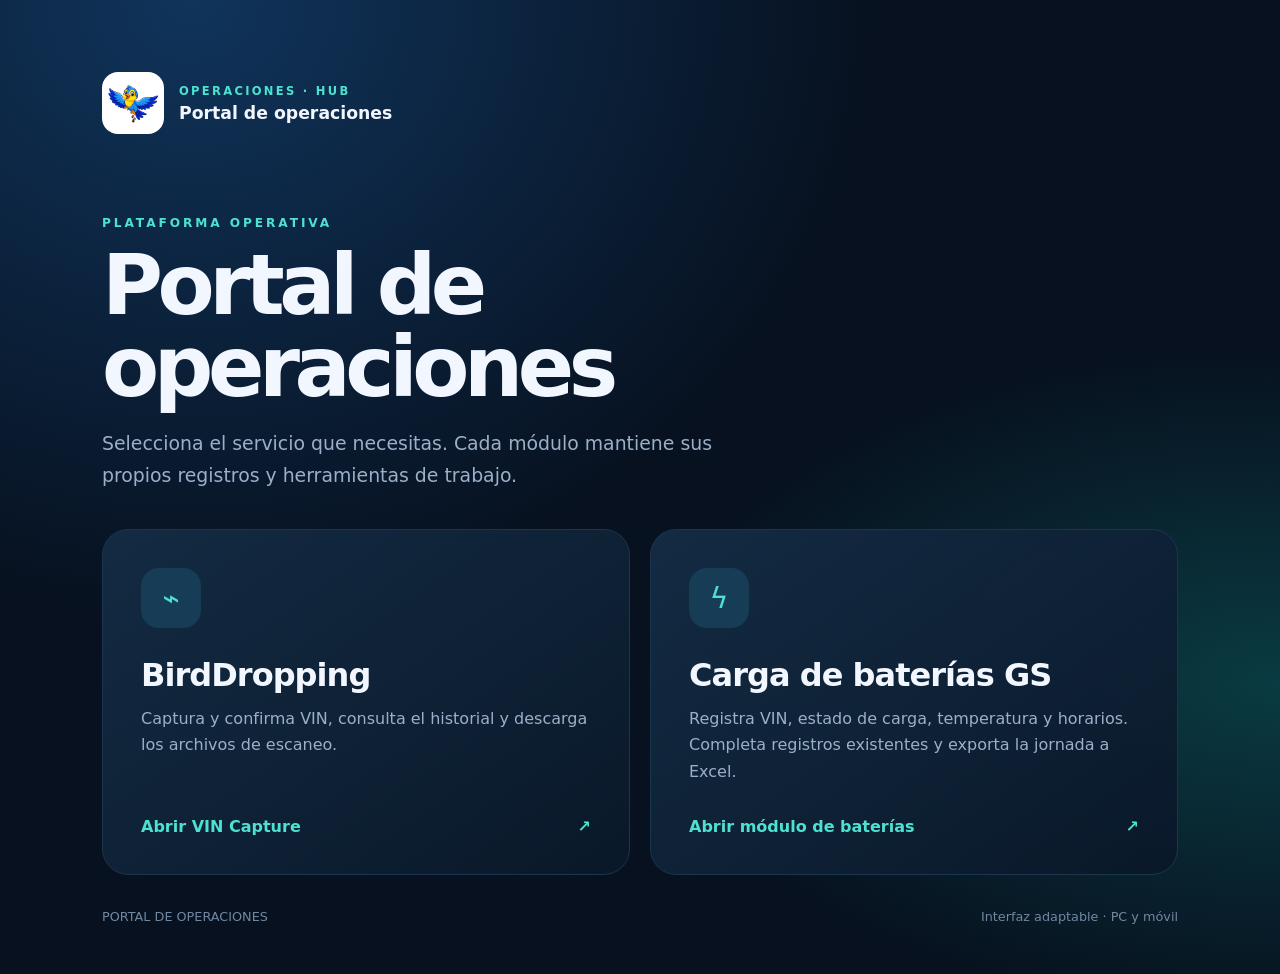
<file: index.html>
<!doctype html><html lang="es"><head><meta charset="UTF-8"><meta name="viewport" content="width=device-width,initial-scale=1,viewport-fit=cover"><meta name="theme-color" content="#071a2e"><title>Portal de operaciones</title><link rel="icon" href="assets/birddropping-logo.png"><style>
*{box-sizing:border-box}body{margin:0;min-height:100vh;background:radial-gradient(ellipse at 15% 0,#10345b 0,transparent 45%),radial-gradient(ellipse at 100% 70%,#0a3b42 0,transparent 35%),#07111f;color:#f2f7ff;font-family:Inter,system-ui,-apple-system,"Segoe UI",sans-serif}.portal{max-width:1120px;margin:auto;padding:clamp(24px,6vw,72px) 22px 50px}.brand{display:flex;align-items:center;gap:15px;margin-bottom:clamp(42px,8vw,82px)}.brand img{width:62px;height:62px;object-fit:contain;background:#fff;border-radius:16px;padding:5px}.brand small{display:block;color:#4de1d2;letter-spacing:.2em;font-size:.72rem;font-weight:800}.brand strong{display:block;font-size:1.08rem;margin-top:5px}.kicker{font-size:.76rem;letter-spacing:.24em;color:#4de1d2;font-weight:850}.hero h1{font-size:clamp(2.5rem,7vw,5.2rem);letter-spacing:-.065em;line-height:.98;max-width:800px;margin:15px 0}.hero p{color:#9bb0c8;font-size:clamp(1rem,2vw,1.18rem);max-width:620px;line-height:1.7}.grid{display:grid;grid-template-columns:repeat(2,minmax(0,1fr));gap:20px;margin-top:38px}.card{display:flex;flex-direction:column;min-height:300px;text-decoration:none;color:inherit;background:linear-gradient(145deg,#142b44f7,#0a1829f7);border:1px solid #1b3450;border-radius:26px;padding:clamp(23px,4vw,38px);transition:transform .2s,border-color .2s,box-shadow .2s}.card:hover,.card:focus-visible{transform:translateY(-5px);border-color:#4de1d2;box-shadow:0 22px 65px #0005;outline:none}.ico{width:60px;height:60px;border-radius:18px;display:grid;place-items:center;background:#163d55;color:#4de1d2;font-size:1.8rem;margin-bottom:28px}.card h2{font-size:clamp(1.45rem,3vw,2rem);margin:0 0 12px;letter-spacing:-.03em}.card p{color:#9bb0c8;line-height:1.65;margin:0}.link{display:flex;justify-content:space-between;margin-top:auto;padding-top:32px;color:#4de1d2;font-weight:850}.foot{color:#7187a1;font-size:.8rem;margin-top:34px;display:flex;justify-content:space-between;gap:10px;flex-wrap:wrap}@media(max-width:680px){.grid{grid-template-columns:1fr}.card{min-height:260px}.brand{margin-bottom:50px}.hero h1{line-height:1.02}}
</style></head><body><main class="portal"><header class="brand"><img src="assets/birddropping-logo.png" alt=""><div><small>OPERACIONES · HUB</small><strong>Portal de operaciones</strong></div></header><section class="hero"><div class="kicker">PLATAFORMA OPERATIVA</div><h1>Portal de operaciones</h1><p>Selecciona el servicio que necesitas. Cada módulo mantiene sus propios registros y herramientas de trabajo.</p></section><section class="grid" aria-label="Servicios disponibles"><a class="card" href="birddropping.html"><div class="ico">⌁</div><h2>BirdDropping</h2><p>Captura y confirma VIN, consulta el historial y descarga los archivos de escaneo.</p><div class="link"><span>Abrir VIN Capture</span><span>↗</span></div></a><a class="card" href="baterias.html"><div class="ico">ϟ</div><h2>Carga de baterías GS</h2><p>Registra VIN, estado de carga, temperatura y horarios. Completa registros existentes y exporta la jornada a Excel.</p><div class="link"><span>Abrir módulo de baterías</span><span>↗</span></div></a></section><footer class="foot"><span>PORTAL DE OPERACIONES</span><span>Interfaz adaptable · PC y móvil</span></footer></main></body></html>
</file>
